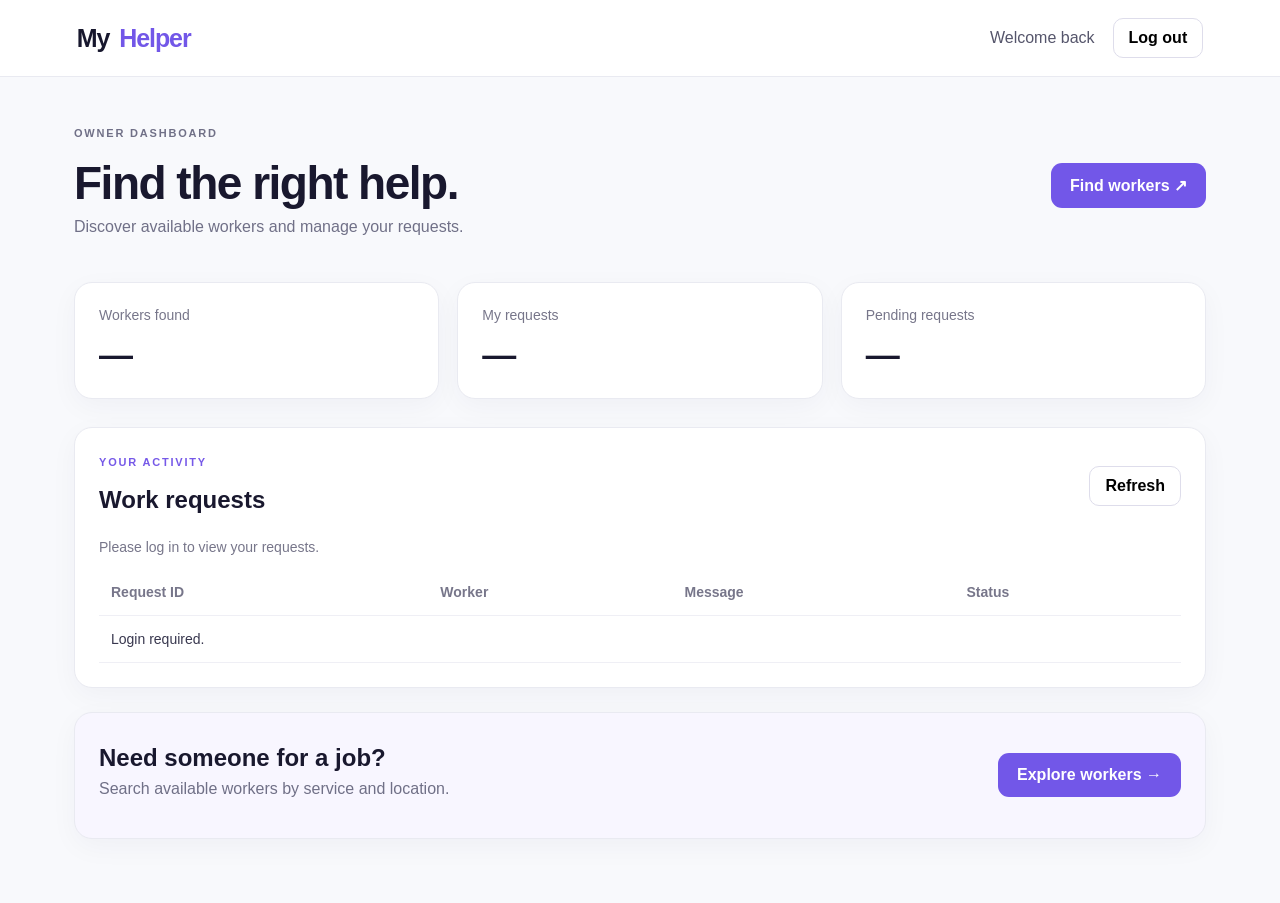
<file: frontend/owner-dashboard.html>
<!DOCTYPE html>
<html lang="en">
<head>
    <meta charset="UTF-8">
    <meta name="viewport" content="width=device-width, initial-scale=1.0">
    <title>Owner Dashboard | MyHelper</title>
    <link rel="stylesheet" href="css/style.css">
    <link rel="stylesheet" href="css/dashboard.css">
</head>
<body>
    <header class="dash-nav">
        <a href="index.html" class="brand">My<span>Helper</span></a>
        <div class="nav-right">
            <span id="ownerName">Welcome back</span>
            <button id="logoutBtn" class="logout-btn">Log out</button>
        </div>
    </header>

    <main class="dashboard">
        <section class="welcome">
            <div>
                <p class="eyebrow">OWNER DASHBOARD</p>
                <h1>Find the right help.</h1>
                <p>Discover available workers and manage your requests.</p>
            </div>
            <a href="workers.html" class="primary-link">Find workers ↗</a>
        </section>

        <section class="stats">
            <article class="stat-card">
                <span>Workers found</span>
                <strong id="workerCount">—</strong>
            </article>
            <article class="stat-card">
                <span>My requests</span>
                <strong id="requestCount">—</strong>
            </article>
            <article class="stat-card">
                <span>Pending requests</span>
                <strong id="pendingCount">—</strong>
            </article>
        </section>

        <section class="panel">
            <div class="panel-heading">
                <div>
                    <p class="eyebrow">YOUR ACTIVITY</p>
                    <h2>Work requests</h2>
                </div>
                <button id="refreshBtn" class="secondary-btn">Refresh</button>
            </div>
            <p id="statusMessage" class="status-message">Loading your requests...</p>
            <div class="table-wrap">
                <table>
                    <thead>
                        <tr>
                            <th>Request ID</th>
                            <th>Worker</th>
                            <th>Message</th>
                            <th>Status</th>
                        </tr>
                    </thead>
                    <tbody id="requestRows">
                        <tr><td colspan="4">Loading...</td></tr>
                    </tbody>
                </table>
            </div>
        </section>

        
        <section class="panel" id="reviewPanel" hidden>
            <div class="panel-heading">
                <div>
                    <p class="eyebrow">YOUR FEEDBACK</p>
                    <h2>Rate your experience</h2>
                </div>
            </div>

            <p id="reviewWorkerName"></p>

            <form id="reviewForm">
                <input type="hidden" id="reviewRequestId">

                <label for="reviewRating">Rating</label>
                <select id="reviewRating" required>
                    <option value="">Select stars</option>
                    <option value="5">★★★★★ — Excellent</option>
                    <option value="4">★★★★ — Very good</option>
                    <option value="3">★★★ — Good</option>
                    <option value="2">★★ — Fair</option>
                    <option value="1">★ — Poor</option>
                </select>

                <label for="reviewComment">Your review</label>
                <textarea
                    id="reviewComment"
                    rows="4"
                    maxlength="2000"
                    placeholder="Share your experience with this worker..."
                ></textarea>

                <p id="reviewMessage" class="status-message"
                   role="status" aria-live="polite"></p>

                <button type="submit" class="primary-link">
                    Submit review
                </button>
                <button type="button" id="cancelReview"
                    class="secondary-btn">
                    Cancel
                </button>
            </form>
        </section>


        <section class="help-card">
            <div>
                <h2>Need someone for a job?</h2>
                <p>Search available workers by service and location.</p>
            </div>
            <a href="workers.html" class="primary-link">Explore workers →</a>
        </section>
    </main>

    <script src="js/api.js"></script>
    <script src="js/owner-dashboard.js"></script>
</body>
</html>
</file>
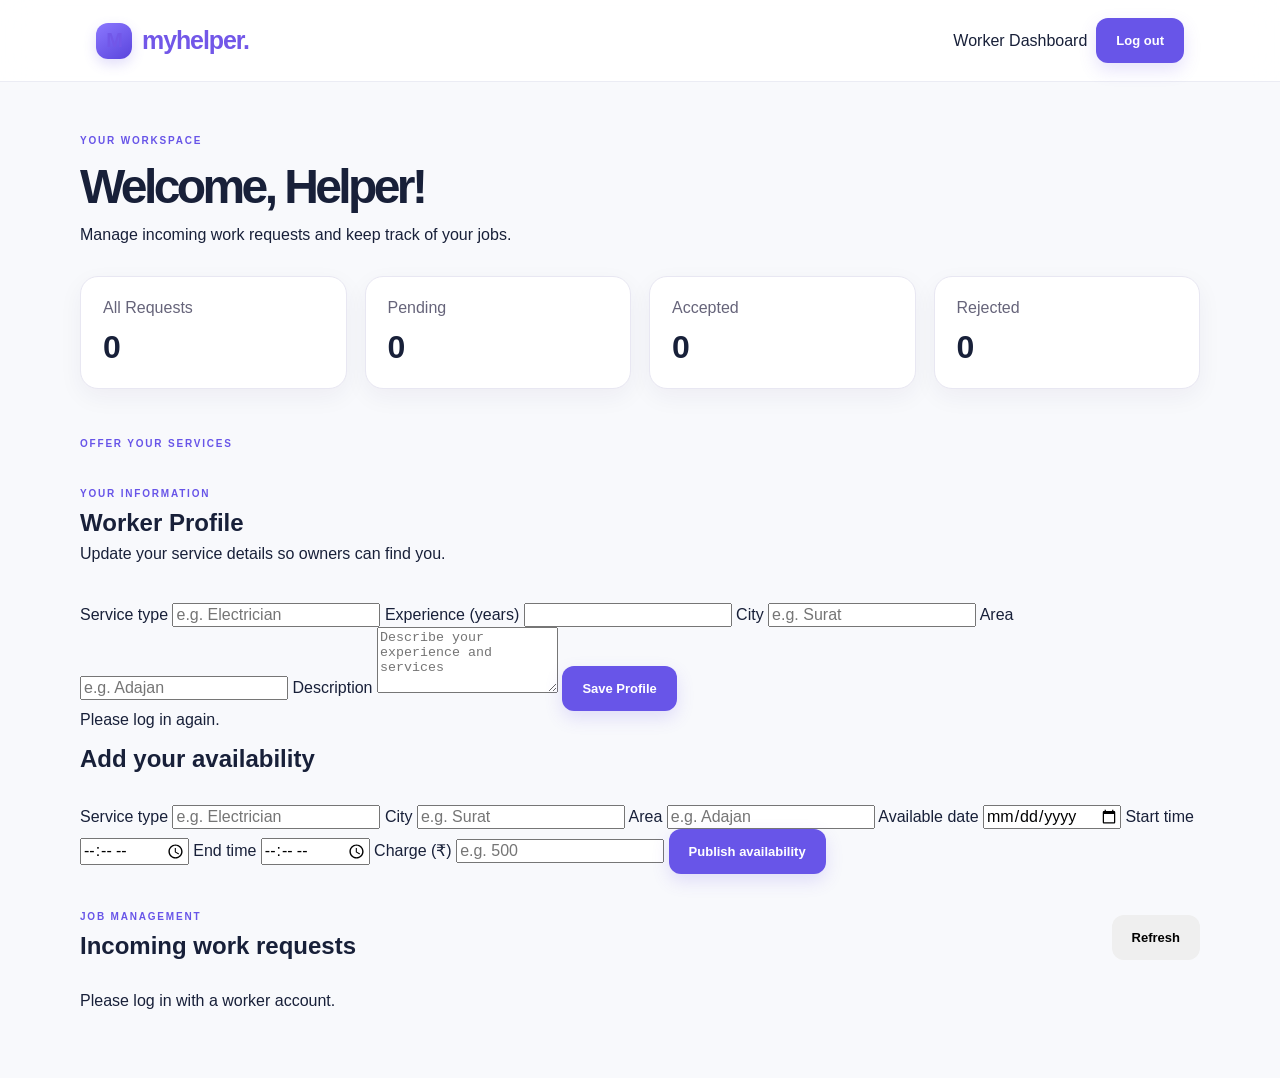
<file: frontend/worker-dashboard.html>
<!DOCTYPE html>
<html lang="en">
<head>
  <meta charset="UTF-8">
  <meta name="viewport" content="width=device-width, initial-scale=1.0">
  <title>Worker Dashboard | MyHelper</title>

  <link rel="stylesheet" href="css/style.css">
  <link rel="stylesheet" href="css/dashboard.css">
  <link rel="stylesheet" href="css/worker-dashboard.css">
</head>
<body>
  <header class="navbar">
    <a class="brand" href="index.html">
      <span class="brand-icon">M</span>
      <span>myhelper<span class="brand-dot">.</span></span>
    </a>

    <div class="nav-actions">
      <span id="workerName" class="account-label">Worker Dashboard</span>
      <button class="btn btn-primary" id="logoutBtn">Log out</button>
    </div>
  </header>

  <main class="dashboard-page">
    <section class="dashboard-heading">
      <span class="section-kicker">YOUR WORKSPACE</span>
      <h1>Welcome, <span id="welcomeName">Helper</span>!</h1>
      <p>Manage incoming work requests and keep track of your jobs.</p>
    </section>

    <section class="dashboard-stats">
      <article class="stat-card">
        <p>All Requests</p>
        <h2 id="totalRequests">0</h2>
      </article>

      <article class="stat-card">
        <p>Pending</p>
        <h2 id="pendingRequests">0</h2>
      </article>

      <article class="stat-card">
        <p>Accepted</p>
        <h2 id="acceptedRequests">0</h2>
      </article>

      <article class="stat-card">
        <p>Rejected</p>
        <h2 id="rejectedRequests">0</h2>
      </article>
    </section>

    
<section class="dashboard-section">
  <div class="dashboard-section-heading">
    <div>
      <span class="section-kicker">OFFER YOUR SERVICES</span>
      
<section class="dashboard-section">
  <div class="dashboard-section-heading">
    <div>
      <span class="section-kicker">YOUR INFORMATION</span>
      <h2>Worker Profile</h2>
      <p>Update your service details so owners can find you.</p>
    </div>
  </div>

  <form id="workerProfileForm" class="availability-form">
    <label>
      Service type
      <input id="profileWorkType" type="text"
             placeholder="e.g. Electrician" required>
    </label>

    <label>
      Experience (years)
      <input id="profileExperience" type="number"
             min="0" required>
    </label>

    <label>
      City
      <input id="profileCity" type="text"
             placeholder="e.g. Surat" required>
    </label>

    <label>
      Area
      <input id="profileArea" type="text"
             placeholder="e.g. Adajan" required>
    </label>

    <label>
      Description
      <textarea id="profileDescription" rows="4"
                placeholder="Describe your experience and services"></textarea>
    </label>

    <button class="btn btn-primary" type="submit">
      Save Profile
    </button>

    <p id="profileMessage" role="status"></p>
  </form>
</section>

      <h2>Add your availability</h2>
    </div>
  </div>

  <form id="availabilityForm" class="availability-form">
    <label>
      Service type
      <input id="availabilityWorkType" required
             placeholder="e.g. Electrician">
    </label>

    <label>
      City
      <input id="availabilityCity" required
             placeholder="e.g. Surat">
    </label>

    <label>
      Area
      <input id="availabilityArea" required
             placeholder="e.g. Adajan">
    </label>

    <label>
      Available date
      <input id="availabilityDate" type="date" required>
    </label>

    <label>
      Start time
      <input id="availabilityStart" type="time" required>
    </label>

    <label>
      End time
      <input id="availabilityEnd" type="time" required>
    </label>

    <label>
      Charge (₹)
      <input id="availabilityCharge" type="number"
             min="1" required placeholder="e.g. 500">
    </label>

    <button class="btn btn-primary" type="submit">
      Publish availability
    </button>

    <p id="availabilityMessage" role="status"></p>
  </form>
</section>

    <section class="dashboard-section">
      <div class="dashboard-section-heading">
        <div>
          <span class="section-kicker">JOB MANAGEMENT</span>
          <h2>Incoming work requests</h2>
        </div>

        <button class="btn btn-secondary" id="refreshRequests">
          Refresh
        </button>
      </div>

      <p id="requestsMessage" role="status">
        Loading your requests...
      </p>

      <p id="requestsError" class="page-error" role="alert"></p>

      <div id="requestsList" class="requests-list"></div>
    </section>
  </main>

  <script src="js/api.js"></script>
  <script src="js/worker-dashboard.js"></script>
</body>
</html>
</file>
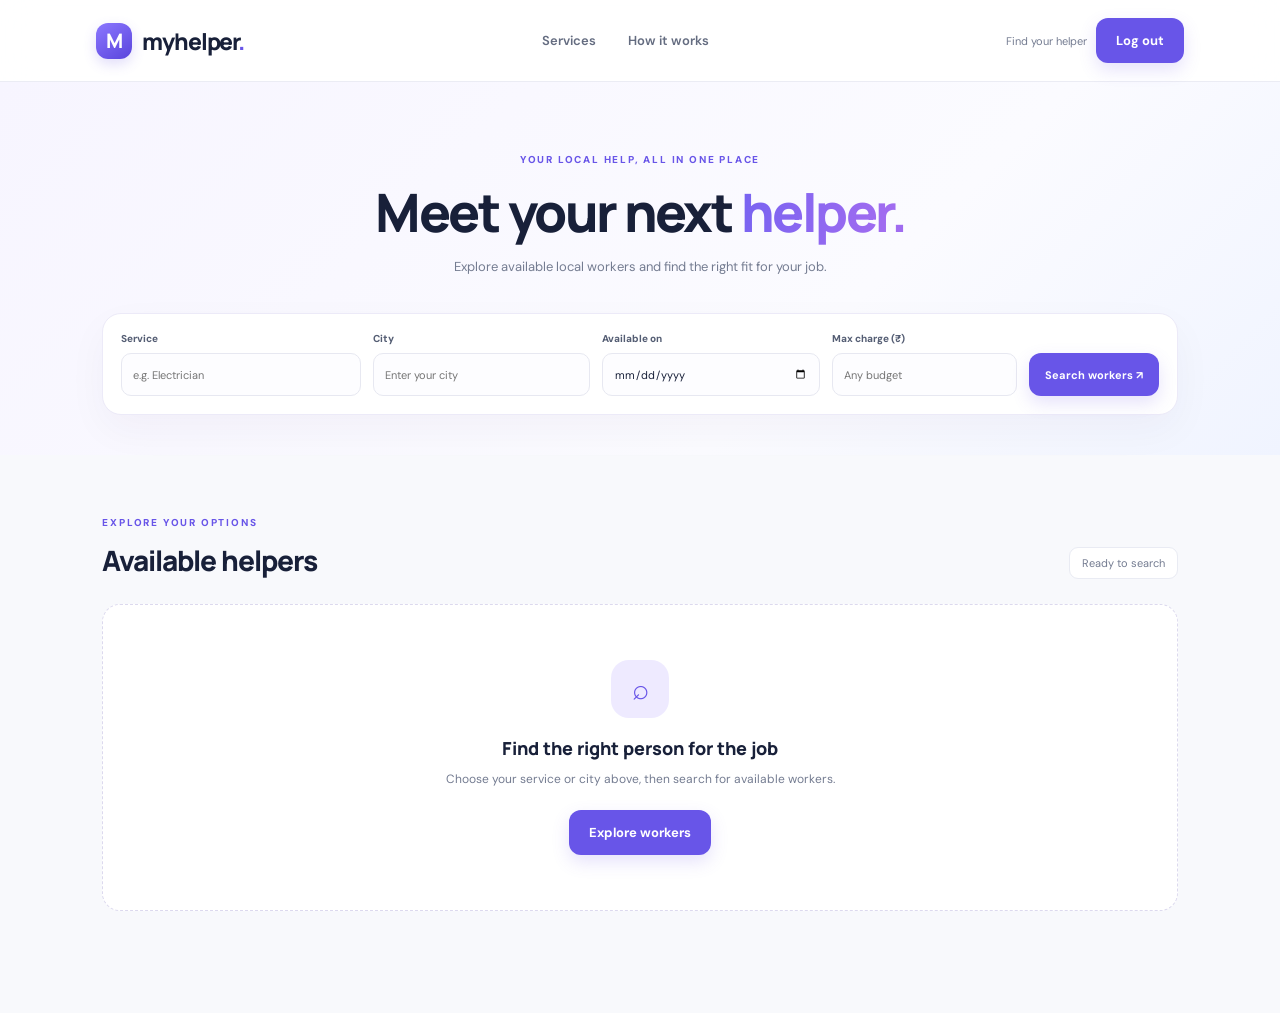
<file: frontend/workers.html>
<!DOCTYPE html>
<html lang="en">
<head>
  <meta charset="UTF-8">
  <meta name="viewport" content="width=device-width, initial-scale=1.0">
  <title>Find a Helper | MyHelper</title>
  <link rel="preconnect" href="https://fonts.googleapis.com">
  <link rel="preconnect" href="https://fonts.gstatic.com" crossorigin>
  <link href="https://fonts.googleapis.com/css2?family=DM+Sans:wght@400;500;600;700&family=Manrope:wght@400;500;600;700;800&display=swap" rel="stylesheet">
  <link rel="stylesheet" href="css/style.css">
  <link rel="stylesheet" href="css/workers.css">
</head>
<body>
  <header class="navbar">
    <a class="brand" href="index.html">
      <span class="brand-icon">M</span>
      <span>myhelper<span class="brand-dot">.</span></span>
    </a>
    <nav class="nav-links">
      <a href="index.html#services">Services</a>
      <a href="index.html#how-it-works">How it works</a>
    </nav>
    <div class="nav-actions">
      <span id="accountLabel" class="account-label">Find your helper</span>
      <button class="btn btn-primary" id="logoutBtn">Log out</button>
    </div>
  </header>

  <main class="workers-page">
    <section class="workers-hero">
      <div class="workers-heading">
        <span class="section-kicker">YOUR LOCAL HELP, ALL IN ONE PLACE</span>
        <h1>Meet your next <span class="gradient-text">helper.</span></h1>
        <p>Explore available local workers and find the right fit for your job.</p>
      </div>

      <form id="workerSearchForm" class="worker-filters">
        <label>
          <span>Service</span>
          <input id="workType" placeholder="e.g. Electrician">
        </label>
        <label>
          <span>City</span>
          <input id="city" placeholder="Enter your city">
        </label>
        <label>
          <span>Available on</span>
          <input id="availableDate" type="date">
        </label>
        <label>
          <span>Max charge (₹)</span>
          <input id="maxCharge" type="number" min="0" placeholder="Any budget">
        </label>
        <button class="btn btn-primary filter-submit" type="submit">Search workers ↗</button>
      </form>
    </section>

    <section class="results-section">
      <div class="results-heading">
        <div>
          <span class="section-kicker">EXPLORE YOUR OPTIONS</span>
          <h2>Available helpers</h2>
        </div>
        <span class="result-count" id="resultCount">Ready to search</span>
      </div>

      <div class="results-grid" id="workersGrid">
        <div class="results-message">
          <div class="results-message-icon">⌕</div>
          <h3>Find the right person for the job</h3>
          <p>Choose your service or city above, then search for available workers.</p>
          <button class="btn btn-primary" id="initialSearchBtn">Explore workers</button>
        </div>
      </div>
      <p class="page-error" id="workersError" role="alert"></p>
    </section>
  </main>

  <div class="toast" id="toast" role="status" aria-live="polite"></div>

  <dialog class="auth-dialog" id="requestDialog">
    <button class="dialog-close" id="closeRequestDialog" aria-label="Close">×</button>
    <span class="section-kicker">MAKE IT HAPPEN</span>
    <h2>Send a work request</h2>
    <p id="selectedWorkerText">Tell the worker a little about the job.</p>
    <form id="requestForm">
      <label class="request-label" for="requestMessage">Message (optional)</label>
      <textarea id="requestMessage" maxlength="500" placeholder="Describe the work you need done..." rows="4"></textarea>
      <p class="form-error" id="requestError" role="alert"></p>
      <button class="btn btn-primary auth-submit" type="submit">Send request ↗</button>
    </form>
  </dialog>

  <script src="js/api.js"></script>
  <script src="js/workers.js"></script>
</body>
</html>
</file>
<file: frontend/css/style.css>
:root {
  --ink: #182039;
  --muted: #747c91;
  --purple: #6855e8;
  --purple-dark: #5140cb;
  --paper: #f8f9fc;
  --white: #ffffff;
  --border: #e9ebf3;
  --font: "DM Sans", sans-serif;
  --display: "Manrope", sans-serif;
}

* { box-sizing: border-box; }
html { scroll-behavior: smooth; scroll-padding-top: 90px; }
body { margin: 0; background: var(--paper); color: var(--ink); font-family: var(--font); -webkit-font-smoothing: antialiased; }
button, input, select { font: inherit; }
button, a { -webkit-tap-highlight-color: transparent; }
button { cursor: pointer; }
a { color: inherit; text-decoration: none; }
img { display: block; width: 100%; }
[hidden] { display: none !important; }

.navbar {
  height: 82px; padding: 0 7.5%; display: flex; align-items: center;
  justify-content: space-between; gap: 28px; background: rgba(255,255,255,.88);
  border-bottom: 1px solid rgba(230,232,242,.8); position: sticky; top: 0; z-index: 20;
  backdrop-filter: blur(18px);
}
.brand { display: inline-flex; align-items: center; gap: 10px; font: 800 23px var(--display); letter-spacing: -1.1px; white-space: nowrap; }
.brand-icon { display: grid; place-items: center; width: 36px; height: 36px; color: white; border-radius: 12px; background: linear-gradient(145deg,#8c78ff,#5944dc); box-shadow: 0 5px 13px #6955e833; font: 800 20px var(--display); }
.brand-dot { color: var(--purple); }
.nav-links { display: flex; align-items: center; gap: 32px; }
.nav-links a { color: #646c80; font-size: 13px; font-weight: 600; transition: color .2s; }
.nav-links a:hover, .text-link:hover { color: var(--purple); }
.nav-actions { display: flex; align-items: center; gap: 9px; }
.btn { min-height: 45px; padding: 0 19px; border-radius: 12px; border: 1px solid transparent; font-size: 13px; font-weight: 700; transition: transform .2s, box-shadow .2s, background .2s; }
.btn:hover { transform: translateY(-2px); }
.btn-primary { color: white; background: var(--purple); box-shadow: 0 7px 17px #6855e82b; }
.btn-primary:hover { background: var(--purple-dark); box-shadow: 0 9px 23px #6855e84a; }
.btn span { margin-left: 9px; font-size: 16px; }
.btn-ghost { background: transparent; color: var(--ink); }
.btn-ghost:hover { background: #f0efff; }
.menu-toggle { display: none; border: 0; background: transparent; font-size: 24px; color: var(--ink); }

.hero { min-height: 635px; padding: 74px 8% 83px; display: grid; grid-template-columns: 1.05fr .95fr; align-items: center; gap: 4%; overflow: hidden; }
.hero-content { max-width: 620px; position: relative; z-index: 2; }
.eyebrow, .section-kicker { display: inline-flex; align-items: center; gap: 9px; color: var(--purple); font-size: 10px; font-weight: 800; letter-spacing: 1.8px; }
.live-dot { width: 8px; height: 8px; border-radius: 50%; background: #39bf91; box-shadow: 0 0 0 4px #39bf911e; }
h1, h2, h3, p { margin-top: 0; }
h1 { margin: 22px 0 19px; font: 800 clamp(42px,5.1vw,69px)/1.13 var(--display); letter-spacing: -3.6px; }
.gradient-text { background: linear-gradient(100deg,#7763f1,#a06cf0 85%); color: transparent; background-clip: text; -webkit-background-clip: text; }
.hero-description { max-width: 450px; margin-bottom: 27px; color: var(--muted); font-size: 15px; line-height: 1.9; }
.search-panel { max-width: 590px; display: flex; align-items: center; gap: 10px; padding: 11px; background: white; border: 1px solid #ececf5; border-radius: 17px; box-shadow: 0 15px 50px #252b5010; }
.search-field { flex: 1; min-width: 0; display: flex; align-items: center; gap: 10px; padding: 6px 5px; }
.field-icon { font-size: 26px; line-height: 1; color: var(--purple); }
.field-content { min-width: 0; display: flex; flex-direction: column; gap: 7px; }
.field-label { color: #8c92a4; font-size: 8px; font-weight: 800; letter-spacing: 1px; white-space: nowrap; }
.field-content input { width: 100%; min-width: 0; padding: 0; border: 0; outline: 0; color: var(--ink); background: transparent; font-size: 11px; font-weight: 600; }
.field-content input::placeholder { color: #a6abba; }
.search-divider { width: 1px; height: 36px; background: var(--border); }
.search-button { min-height: 48px; padding: 0 19px; border: 0; border-radius: 11px; background: var(--purple); color: white; font-weight: 700; font-size: 12px; white-space: nowrap; }
.search-button:hover { background: var(--purple-dark); }
.search-button span { padding-left: 9px; font-size: 16px; }
.popular-searches { display: flex; align-items: center; flex-wrap: wrap; gap: 9px; margin-top: 15px; font-size: 10px; color: #8c92a4; }
.search-chip { padding: 6px 10px; border: 1px solid #e8e9f2; border-radius: 7px; background: white; color: #626b80; font-size: 10px; transition: all .2s; }
.search-chip:hover { color: var(--purple); border-color: #bcb3ff; }
.trust-row { display: flex; align-items: center; gap: 13px; margin-top: 31px; }
.avatar-stack { display: flex; padding-left: 3px; }
.avatar-stack span { display: grid; place-items: center; width: 30px; height: 30px; margin-left: -4px; border: 2px solid var(--paper); border-radius: 50%; background: #e8e3ff; color: #5a4cc3; font-size: 10px; font-weight: 800; }
.avatar-stack span:nth-child(2) { background: #f9dfd5; color: #b56c4f; }
.avatar-stack span:nth-child(3) { background: #d7eee6; color: #277e63; }
.avatar-stack span:nth-child(4) { background: #222844; color: white; }
.trust-row strong { font-size: 11px; }
.trust-row p { margin: 4px 0 0; color: var(--muted); font-size: 10px; }

.hero-visual { position: relative; min-width: 0; width: 100%; max-width: 530px; justify-self: end; padding: 15px 17px 20px 5px; }
.visual-glow { position: absolute; width: 90%; height: 90%; top: 5%; left: 8%; background: #c5baff; filter: blur(70px); opacity: .38; border-radius: 50%; }
.hero-image-frame { position: relative; height: 440px; overflow: hidden; border-radius: 145px 145px 30px 30px; background: #e8e4f7; box-shadow: 0 28px 70px #25204a1c; transform: rotate(1.2deg); }
.hero-image-frame img { height: 100%; object-fit: cover; object-position: 48% center; }
.image-overlay { position: absolute; inset: 40% 0 0; background: linear-gradient(transparent,rgba(17,22,46,.64)); }
.image-caption { position: absolute; right: 18px; bottom: 22px; left: 18px; display: flex; align-items: center; gap: 12px; padding: 15px; color: white; border: 1px solid #ffffff3b; border-radius: 15px; background: #ffffff1b; backdrop-filter: blur(12px); }
.caption-icon { display: grid; place-items: center; width: 34px; height: 34px; border-radius: 11px; background: white; color: var(--purple); font-size: 20px; }
.image-caption strong { font-size: 12px; }
.image-caption p { margin: 5px 0 0; color: #eeeafb; font-size: 10px; }
.floating-card { position: absolute; z-index: 2; display: flex; align-items: center; gap: 10px; padding: 13px; border: 1px solid #fff; border-radius: 15px; background: #ffffffed; box-shadow: 0 12px 35px #29244c19; backdrop-filter: blur(10px); }
.floating-card strong { display: block; font-size: 11px; }
.floating-card p { margin: 4px 0 0; color: var(--muted); font-size: 9px; }
.rating-card { top: 68px; left: -35px; }
.rating-symbol { display: grid; place-items: center; width: 35px; height: 35px; border-radius: 11px; color: #8a70df; background: #eee8ff; font-size: 19px; }
.service-card { right: -10px; bottom: 82px; }
.service-card-icon { display: grid; place-items: center; width: 35px; height: 35px; border-radius: 11px; background: #e1f5ec; color: #23875f; font-size: 23px; }
.mini-arrow { margin-left: 6px; color: var(--purple); }
.decor { position: absolute; z-index: -1; border-radius: 50%; border: 1px solid #b6a9ff; }
.decor-one { width: 75px; height: 75px; top: 7px; right: -10px; }
.decor-two { width: 28px; height: 28px; bottom: 15px; left: -28px; background: #e1dafa; }

.section-wrap { padding: 83px 8%; }
.services { background: white; }
.section-heading { display: flex; align-items: end; justify-content: space-between; gap: 24px; margin-bottom: 33px; }
.section-heading h2, .why-content h2 { margin: 13px 0 10px; font: 800 clamp(28px,3.4vw,42px)/1.25 var(--display); letter-spacing: -1.7px; }
.section-heading p, .why-content > p { margin: 0; color: var(--muted); font-size: 13px; line-height: 1.8; }
.text-link { padding-bottom: 5px; color: var(--ink); font-size: 12px; font-weight: 700; white-space: nowrap; }
.text-link span { margin-left: 6px; color: var(--purple); font-size: 16px; }
.service-grid { display: grid; grid-template-columns: repeat(3, minmax(0,1fr)); gap: 15px; }
.category-card { position: relative; display: flex; flex-direction: column; align-items: flex-start; min-height: 160px; padding: 20px; text-align: left; border: 1px solid #ececf4; border-radius: 17px; background: white; transition: transform .25s, box-shadow .25s, border-color .25s; }
.category-card:hover { transform: translateY(-5px); border-color: #d2cbff; box-shadow: 0 14px 32px #25224d0b; }
.category-icon { display: grid; place-items: center; width: 43px; height: 43px; margin-bottom: 16px; border-radius: 14px; font-size: 25px; font-weight: 700; }
.icon-lavender { color: #755be0; background: #eee9ff; }
.icon-blue { color: #3e82c5; background: #e7f2ff; }
.icon-peach { color: #d5794f; background: #fff0e8; }
.icon-mint { color: #27967b; background: #e3f6ee; }
.icon-yellow { color: #b48a20; background: #fff4d8; }
.icon-green { color: #458e50; background: #e9f6e8; }
.category-name { font-size: 14px; font-weight: 800; }
.category-description { margin-top: 6px; color: var(--muted); font-size: 10px; }
.category-arrow { position: absolute; top: 20px; right: 20px; color: #a5a8b7; font-size: 16px; }

.how-section { background: #f7f6ff; }
.centered-heading { justify-content: center; text-align: center; }
.steps-grid { display: grid; grid-template-columns: repeat(3,1fr); gap: 18px; }
.step-card { position: relative; min-height: 230px; padding: 25px; border: 1px solid #ebe8fa; border-radius: 18px; background: #ffffffb8; }
.featured-step { background: white; box-shadow: 0 12px 35px #5040a00d; border-color: #dcd5ff; }
.step-number { position: absolute; top: 24px; right: 24px; color: #a4a0c0; font: 800 12px var(--display); }
.step-icon { display: grid; place-items: center; width: 49px; height: 49px; margin-bottom: 24px; border-radius: 15px; background: #ece8ff; color: var(--purple); font-size: 27px; }
.step-card h3 { margin-bottom: 9px; font: 800 15px var(--display); letter-spacing: -.3px; }
.step-card p { margin-bottom: 0; color: var(--muted); font-size: 11px; line-height: 1.9; }

.why-section { display: grid; grid-template-columns: 1fr 1fr; gap: 8%; align-items: center; background: white; }
.why-visual { padding: 15px; }
.why-art { position: relative; display: grid; place-items: center; min-height: 355px; overflow: hidden; border-radius: 30px; background: linear-gradient(145deg,#eeeaff,#dcd5ff); }
.art-circle { position: absolute; border-radius: 50%; }
.art-circle-one { width: 250px; height: 250px; border: 1px solid #a89afa; box-shadow: 0 0 0 25px #ffffff24,0 0 0 55px #ffffff16; }
.art-circle-two { width: 165px; height: 165px; background: linear-gradient(145deg,#a594ff,#654bdf); box-shadow: 0 25px 60px #5842c34d; }
.art-check { z-index: 1; display: grid; place-items: center; width: 100px; height: 100px; border-radius: 30px; background: #ffffffed; color: var(--purple); box-shadow: 0 12px 30px #30216b29; font-size: 55px; font-weight: 500; transform: rotate(-8deg); }
.art-label { position: absolute; bottom: 22px; display: flex; align-items: center; gap: 9px; padding: 13px 17px; border: 1px solid #fff; border-radius: 12px; background: #ffffffde; font-size: 11px; font-weight: 700; }
.art-label span { color: var(--purple); font-size: 17px; }
.why-content > p { margin: 16px 0 23px; }
.benefit-list { display: grid; gap: 19px; }
.benefit-list > div { display: flex; align-items: flex-start; gap: 12px; }
.benefit-check { display: grid; place-items: center; flex-shrink: 0; width: 24px; height: 24px; border-radius: 8px; color: #2e9770; background: #e5f7ef; font-size: 12px; font-weight: 800; }
.benefit-list strong { font-size: 12px; }
.benefit-list p { margin: 5px 0 0; color: var(--muted); font-size: 11px; line-height: 1.7; }
.why-cta { margin-top: 26px; }

.cta-section { position: relative; overflow: hidden; padding: 78px 20px 83px; background: #201b42; color: white; text-align: center; }
.cta-section .section-kicker { color: #bcb0ff; }
.cta-section h2 { position: relative; z-index: 1; margin: 17px 0 14px; font: 800 clamp(35px,5vw,53px)/1.2 var(--display); letter-spacing: -2px; }
.cta-section h2 span { color: #b8a7ff; }
.cta-section > p { color: #c5c1d9; font-size: 13px; line-height: 1.8; }
.cta-orb { position: absolute; width: 350px; height: 350px; top: -230px; left: calc(50% - 175px); border-radius: 50%; background: #8068ff; filter: blur(90px); opacity: .3; }
.cta-actions { position: relative; z-index: 1; display: flex; justify-content: center; flex-wrap: wrap; gap: 12px; margin-top: 25px; }
.btn-light { color: #30264f; background: white; }
.btn-light:hover { background: #eeeaff; }
.btn-outline-light { color: white; border-color: #666080; background: transparent; }
.btn-outline-light:hover { background: #ffffff13; }
.footer { min-height: 92px; display: flex; align-items: center; justify-content: space-between; gap: 18px; padding: 20px 8%; background: #fff; }
.footer-brand { font-size: 19px; }
.footer-brand .brand-icon { width: 31px; height: 31px; border-radius: 10px; font-size: 17px; }
.footer > p, .footer-copy { margin: 0; color: var(--muted); font-size: 10px; }

.toast { position: fixed; right: 22px; bottom: 22px; z-index: 50; max-width: min(400px,calc(100% - 44px)); padding: 14px 18px; color: white; border-radius: 12px; background: #24203f; box-shadow: 0 10px 35px #19163338; font-size: 12px; line-height: 1.6; opacity: 0; transform: translateY(15px); pointer-events: none; transition: .25s; }
.toast.show { opacity: 1; transform: translateY(0); }
.auth-dialog { width: min(440px,calc(100% - 30px)); max-height: 90vh; overflow-y: auto; padding: 30px; border: 1px solid var(--border); border-radius: 22px; color: var(--ink); background: white; box-shadow: 0 30px 100px #19163330; }
.auth-dialog::backdrop { background: #17152c85; backdrop-filter: blur(5px); }
.dialog-close { position: absolute; top: 16px; right: 17px; width: 34px; height: 34px; border: 0; border-radius: 10px; background: #f1f0f9; color: var(--ink); font-size: 23px; }
.dialog-brand { margin-bottom: 18px; }
.auth-dialog h2 { margin: 11px 0 8px; font: 800 27px var(--display); letter-spacing: -1px; }
.auth-dialog > p { color: var(--muted); font-size: 12px; line-height: 1.7; }
.form-group { display: grid; gap: 7px; margin: 16px 0; }
.form-group label { color: #505970; font-size: 11px; font-weight: 700; }
.form-group input, .form-group select { width: 100%; min-height: 45px; padding: 0 12px; outline: none; border: 1px solid #e4e5ee; border-radius: 10px; color: var(--ink); background: white; font-size: 12px; }
.form-group input:focus, .form-group select:focus { border-color: #8e7cf0; box-shadow: 0 0 0 3px #8e7cf01b; }
.form-error { color: #bd354a !important; font-size: 11px !important; }
.auth-submit { width: 100%; margin-top: 5px; }
.auth-switch { margin: 18px 0 0 !important; text-align: center; }
.auth-switch button { border: 0; background: transparent; color: var(--purple); font-size: 12px; font-weight: 800; }

@media (min-width: 1500px) {
  .hero { padding-right: max(8%,calc((100% - 1300px)/2)); padding-left: max(8%,calc((100% - 1300px)/2)); }
}
@media (max-width: 1050px) {
  .navbar { padding: 0 5%; }
  .nav-links { gap: 18px; }
  .hero { padding-right: 5%; padding-left: 5%; gap: 3%; }
  .hero-image-frame { height: 385px; }
  .rating-card { left: -10px; }
  .service-card { right: -5px; }
  .section-wrap { padding-right: 5%; padding-left: 5%; }
}
@media (max-width: 760px) {
  .navbar { height: 70px; padding: 0 5%; }
  .brand { font-size: 20px; }
  .brand-icon { width: 33px; height: 33px; }
  .menu-toggle { display: block; margin-left: auto; }
  .nav-links { position: absolute; top: 69px; right: 0; left: 0; display: none; align-items: stretch; gap: 0; padding: 10px 5% 18px; background: white; border-bottom: 1px solid var(--border); }
  .nav-links.open { display: flex; flex-direction: column; }
  .nav-links a { padding: 14px 0; }
  .nav-actions { gap: 2px; }
  .nav-actions .btn { min-height: 38px; padding: 0 10px; font-size: 11px; }
  .nav-actions .btn span { margin-left: 3px; }
  .hero { grid-template-columns: 1fr; padding: 55px 6% 65px; gap: 42px; }
  .hero-content { max-width: 600px; }
  h1 { font-size: clamp(43px,9vw,64px); letter-spacing: -2.7px; }
  .hero-description { font-size: 14px; }
  .hero-visual { justify-self: center; width: min(100%,480px); padding-left: 8px; }
  .hero-image-frame { height: clamp(330px,85vw,440px); border-radius: 120px 120px 25px 25px; }
  .rating-card { left: -4px; top: 48px; }
  .service-card { right: -2px; bottom: 55px; }
  .section-wrap { padding: 65px 6%; }
  .section-heading { align-items: flex-start; }
  .section-heading h2, .why-content h2 { font-size: 31px; }
  .service-grid { grid-template-columns: repeat(2,minmax(0,1fr)); gap: 11px; }
  .category-card { min-height: 150px; padding: 16px; }
  .category-arrow { top: 16px; right: 15px; }
  .steps-grid { grid-template-columns: 1fr; gap: 12px; }
  .step-card { min-height: auto; padding: 23px; }
  .step-icon { margin-bottom: 18px; }
  .why-section { grid-template-columns: 1fr; gap: 32px; }
  .why-art { min-height: 300px; }
  .footer { flex-wrap: wrap; padding: 25px 6%; }
}
@media (max-width: 460px) {
  .navbar { gap: 7px; }
  .brand { gap: 6px; font-size: 18px; }
  .brand-icon { width: 30px; height: 30px; font-size: 17px; }
  .nav-actions .btn-ghost { display: none; }
  .nav-actions .btn-primary { padding: 0 9px; }
  .hero { padding-top: 44px; }
  h1 { font-size: 42px; letter-spacing: -2.4px; }
  .search-panel { display: grid; grid-template-columns: 1fr 1fr; gap: 8px; padding: 12px; }
  .search-field { gap: 7px; }
  .field-icon { font-size: 21px; }
  .field-label { font-size: 7px; }
  .field-content input { font-size: 10px; }
  .search-divider { display: none; }
  .search-button { grid-column: 1/-1; width: 100%; }
  .popular-searches { gap: 6px; }
  .section-heading { display: block; }
  .text-link { display: inline-block; margin-top: 16px; }
  .section-heading h2, .why-content h2 { font-size: 29px; }
  .category-card { min-height: 142px; }
  .category-name { font-size: 12px; }
  .category-description { font-size: 9px; }
  .footer { justify-content: center; text-align: center; }
  .footer > p { width: 100%; order: 3; }
  .auth-dialog { padding: 25px 20px; }
}
@media (prefers-reduced-motion: reduce) {
  *, *::before, *::after { scroll-behavior: auto !important; transition-duration: .01ms !important; animation-duration: .01ms !important; }
}
</file>
<file: frontend/css/dashboard.css>
.dash-nav {
    display: flex;
    align-items: center;
    justify-content: space-between;
    padding: 18px 6%;
    background: #fff;
    border-bottom: 1px solid #e9eaf1;
}

.brand {
    font-size: 25px;
    font-weight: 800;
    color: #17172d;
    text-decoration: none;
}

.brand span {
    color: #7257e8;
}

.nav-right {
    display: flex;
    align-items: center;
    gap: 18px;
    color: #55556b;
}

.logout-btn, .secondary-btn {
    border: 1px solid #deddeb;
    background: #fff;
    border-radius: 10px;
    padding: 10px 15px;
    cursor: pointer;
    font-weight: 600;
}

.dashboard {
    max-width: 1180px;
    margin: 0 auto;
    padding: 42px 24px 64px;
}

.welcome {
    display: flex;
    align-items: center;
    justify-content: space-between;
    gap: 24px;
    flex-wrap: wrap;
    margin-bottom: 30px;
}

.welcome h1 {
    font-size: clamp(30px, 4vw, 46px);
    letter-spacing: -1.5px;
    margin: 8px 0;
    color: #19182e;
}

.welcome p, .help-card p {
    color: #707087;
    margin-top: 8px;
}

.eyebrow {
    font-size: 11px;
    font-weight: 800;
    letter-spacing: 1.8px;
    color: #7659e8;
}

.primary-link {
    display: inline-block;
    padding: 13px 19px;
    border-radius: 11px;
    background: #7257e8;
    color: #fff;
    text-decoration: none;
    font-weight: 700;
}

.stats {
    display: grid;
    grid-template-columns: repeat(3, minmax(0, 1fr));
    gap: 18px;
    margin-bottom: 28px;
}

.stat-card, .panel, .help-card {
    background: #fff;
    border: 1px solid #e9eaf1;
    border-radius: 18px;
    padding: 24px;
    box-shadow: 0 8px 28px rgba(32, 28, 75, 0.04);
}

.stat-card span {
    display: block;
    color: #77768a;
    font-size: 14px;
}

.stat-card strong {
    display: block;
    font-size: 34px;
    margin-top: 12px;
    color: #19182e;
}

.panel {
    margin-bottom: 24px;
}

.panel-heading {
    display: flex;
    justify-content: space-between;
    align-items: center;
    gap: 12px;
    margin-bottom: 18px;
}

.panel-heading h2, .help-card h2 {
    margin: 7px 0;
    color: #19182e;
}

.status-message {
    color: #77768a;
    font-size: 14px;
}

.table-wrap {
    overflow-x: auto;
}

table {
    width: 100%;
    border-collapse: collapse;
    text-align: left;
}

th, td {
    padding: 15px 12px;
    border-bottom: 1px solid #efeff5;
    font-size: 14px;
    vertical-align: top;
}

th {
    color: #77768a;
    font-weight: 700;
}

td {
    color: #38374e;
}

.status-pill {
    display: inline-block;
    padding: 6px 10px;
    border-radius: 20px;
    background: #f0edff;
    color: #6347d5;
    font-size: 12px;
    font-weight: 700;
}

.help-card {
    display: flex;
    align-items: center;
    justify-content: space-between;
    gap: 20px;
    flex-wrap: wrap;
    background: #f8f6ff;
}

@media (max-width: 650px) {
    .stats {
        grid-template-columns: 1fr;
    }

    .dashboard {
        padding: 28px 16px;
    }

    .dash-nav {
        padding: 16px;
    }

    .nav-right {
        gap: 8px;
        font-size: 13px;
    }

    .stat-card, .panel, .help-card {
        padding: 18px;
    }
}
</file>
<file: frontend/css/worker-dashboard.css>
.dashboard-page {
  width: min(1120px, 92%);
  margin: 48px auto;
}

.dashboard-heading {
  margin-bottom: 32px;
}

.dashboard-heading h1 {
  margin: 12px 0;
  font-size: clamp(2rem, 5vw, 3rem);
}

.dashboard-stats {
  display: grid;
  grid-template-columns: repeat(4, minmax(0, 1fr));
  gap: 18px;
  margin: 28px 0 44px;
}

.stat-card,
.request-card {
  padding: 22px;
  border: 1px solid #e8e7f2;
  border-radius: 18px;
  background: #fff;
  box-shadow: 0 8px 24px rgba(30, 25, 80, 0.05);
}

.stat-card p {
  margin: 0 0 12px;
  color: #66647a;
}

.stat-card h2 {
  margin: 0;
  font-size: 2rem;
}

.dashboard-section {
  margin-top: 32px;
}

.dashboard-section-heading,
.request-card-heading,
.request-actions {
  display: flex;
  align-items: center;
  justify-content: space-between;
  gap: 16px;
}

.dashboard-section-heading {
  margin-bottom: 24px;
}

.dashboard-section-heading h2 {
  margin: 8px 0;
}

.requests-list {
  display: grid;
  grid-template-columns: repeat(2, minmax(0, 1fr));
  gap: 20px;
  margin-top: 20px;
}

.request-card h3 {
  margin: 0 0 8px;
}

.request-card p {
  line-height: 1.6;
}

.request-status {
  padding: 6px 10px;
  border-radius: 20px;
  background: #eeeaff;
  color: #5b45cc;
  font-size: 0.8rem;
  font-weight: 700;
}

.request-details {
  margin: 20px 0;
}

.request-actions {
  justify-content: flex-start;
  flex-wrap: wrap;
}

.request-actions button:disabled {
  opacity: 0.6;
  cursor: not-allowed;
}

@media (max-width: 720px) {
  .dashboard-stats {
    grid-template-columns: repeat(2, minmax(0, 1fr));
  }

  .requests-list {
    grid-template-columns: 1fr;
  }

  .dashboard-section-heading {
    align-items: flex-start;
  }
}
</file>
<file: frontend/css/workers.css>
.workers-page { min-height: 80vh; }
.workers-hero { padding: 65px 8% 40px; background: linear-gradient(135deg,#f7f5ff,#fbfbff 65%,#f0f4ff); }
.workers-heading { text-align: center; }
.workers-heading h1 { margin: 15px 0 12px; font-size: clamp(36px,5vw,53px); letter-spacing: -2.5px; }
.workers-heading p { color: var(--muted); font-size: 13px; line-height: 1.8; }
.worker-filters { display: grid; grid-template-columns: 1.1fr 1fr 1fr .85fr auto; align-items: end; gap: 12px; max-width: 1200px; margin: 35px auto 0; padding: 18px; border: 1px solid #eceaf8; border-radius: 19px; background: white; box-shadow: 0 15px 40px #28204d0a; }
.worker-filters label { display: grid; gap: 8px; min-width: 0; }
.worker-filters label span { color: #555e74; font-size: 10px; font-weight: 800; }
.worker-filters input { width: 100%; min-width: 0; height: 43px; padding: 0 11px; border: 1px solid #e7e8f1; border-radius: 10px; outline: 0; color: var(--ink); background: #fdfdff; font-size: 11px; }
.worker-filters input:focus, .request-label + textarea:focus { border-color: #8d7cf0; box-shadow: 0 0 0 3px #8d7cf01c; }
.filter-submit { min-height: 43px; padding: 0 15px; white-space: nowrap; font-size: 11px; }
.results-section { padding: 55px 8% 90px; }
.results-heading { display: flex; justify-content: space-between; align-items: end; gap: 18px; margin-bottom: 25px; }
.results-heading h2 { margin: 10px 0 0; font: 800 28px var(--display); letter-spacing: -1px; }
.result-count { padding: 8px 12px; border: 1px solid var(--border); border-radius: 9px; background: white; color: var(--muted); font-size: 11px; }
.results-grid { display: grid; grid-template-columns: repeat(3,minmax(0,1fr)); gap: 17px; }
.worker-card { overflow: hidden; border: 1px solid #e9eaf3; border-radius: 18px; background: white; transition: transform .22s,box-shadow .22s,border-color .22s; }
.worker-card:hover { transform: translateY(-4px); border-color: #d7d0ff; box-shadow: 0 15px 35px #28204d0d; }
.worker-card-top { position: relative; display: flex; align-items: center; gap: 13px; padding: 22px 19px; background: linear-gradient(120deg,#f2efff,#f8f7ff); }
.worker-avatar { display: grid; place-items: center; flex-shrink: 0; width: 54px; height: 54px; border: 3px solid white; border-radius: 17px; background: linear-gradient(145deg,#a998ff,#6653dc); color: white; font: 800 23px var(--display); box-shadow: 0 5px 15px #6550d52b; }
.worker-name { margin: 0 0 5px; font: 800 14px var(--display); }
.worker-type { margin: 0; color: #777f93; font-size: 10px; }
.available-pill { display: inline-flex; align-items: center; gap: 6px; margin-left: auto; padding: 6px 8px; border: 1px solid #d5f0e3; border-radius: 8px; background: #edfaf4; color: #24815e; font-size: 9px; font-weight: 800; white-space: nowrap; }
.available-pill::before { content: ""; width: 6px; height: 6px; border-radius: 50%; background: #35b681; }
.worker-card-body { padding: 19px; }
.worker-description { min-height: 36px; margin: 0 0 17px; color: var(--muted); font-size: 11px; line-height: 1.7; overflow-wrap: anywhere; }
.worker-meta { display: grid; grid-template-columns: 1fr 1fr; gap: 10px; padding: 13px 0; border-top: 1px solid #eff0f5; border-bottom: 1px solid #eff0f5; }
.meta-label { display: block; margin-bottom: 5px; color: #969bad; font-size: 9px; }
.meta-value { color: var(--ink); font-size: 11px; font-weight: 700; overflow-wrap: anywhere; }
.worker-slot { margin-top: 14px; padding: 12px; border-radius: 11px; background: #f8f8fc; }
.slot-label { display: block; margin-bottom: 6px; color: #8a91a4; font-size: 9px; }
.slot-value { color: #404960; font-size: 11px; font-weight: 700; }
.worker-card-footer { display: flex; align-items: center; justify-content: space-between; gap: 10px; margin-top: 16px; }
.worker-price { color: var(--ink); font: 800 19px var(--display); }
.worker-price small { color: #858b9e; font: 500 9px var(--font); }
.request-btn { min-height: 39px; padding: 0 12px; font-size: 10px; }
.results-message { grid-column: 1/-1; padding: 55px 20px; border: 1px dashed #dcd9ee; border-radius: 18px; background: #fff; text-align: center; }
.results-message-icon { display: grid; place-items: center; width: 58px; height: 58px; margin: 0 auto 18px; border-radius: 18px; background: #eeeaff; color: var(--purple); font-size: 29px; }
.results-message h3 { margin-bottom: 9px; font: 800 18px var(--display); }
.results-message p { max-width: 410px; margin: 0 auto 19px; color: var(--muted); font-size: 12px; line-height: 1.8; }
.page-error { color: #b82c43; font-size: 12px; }
.account-label { color: var(--muted); font-size: 11px; }
.request-label { display: block; margin: 18px 0 8px; color: #505970; font-size: 11px; font-weight: 700; }
#requestMessage { display: block; width: 100%; resize: vertical; padding: 12px; border: 1px solid #e4e5ee; border-radius: 10px; outline: none; font: 12px/1.7 var(--font); }
@media(max-width:1100px) {
  .workers-hero,.results-section { padding-right: 5%; padding-left: 5%; }
  .worker-filters { grid-template-columns: repeat(2,minmax(0,1fr)); }
  .filter-submit { grid-column: 1/-1; }
  .results-grid { grid-template-columns: repeat(2,minmax(0,1fr)); }
}
@media(max-width:650px) {
  .workers-hero { padding-top: 45px; }
  .workers-heading h1 { font-size: 38px; }
  .worker-filters { grid-template-columns: 1fr 1fr; gap: 10px; padding: 13px; }
  .results-section { padding-top: 40px; }
  .results-grid { grid-template-columns: 1fr; }
  .results-heading h2 { font-size: 23px; }
  .worker-card-top { padding: 18px 15px; }
}
@media(max-width:390px) {
  .worker-filters { grid-template-columns: 1fr; }
  .filter-submit { grid-column: auto; }
  .available-pill { font-size: 8px; }
}
</file>
